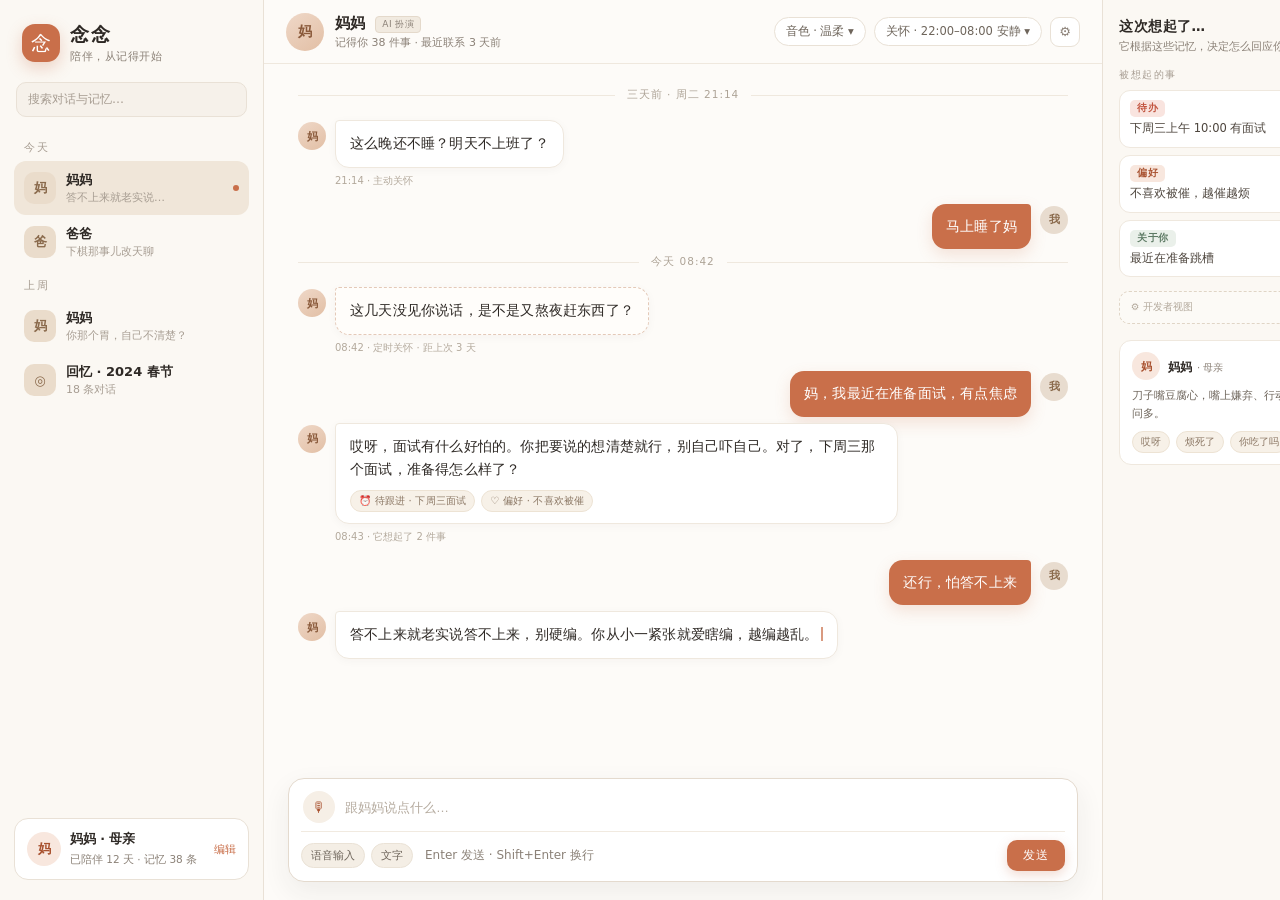
<file: preview/mockups.html>
<!doctype html>
<html lang="zh-CN">
<head>
<meta charset="utf-8">
<title>念念 · UI Preview</title>
<style>
  :root{
    --bg:#F3EEE7; --paper:#FBF8F3; --card:#FFFFFF;
    --ink:#2E2925; --muted:#8B8177; --line:#E9E1D6; --line2:#EFE8DE;
    --accent:#C96F4A; --accent-soft:#F8E7DE; --accent-ink:#A8512F;
    --green:#5D7A64; --gold:#B08A4F; --violet:#9B6A8F; --red:#C2543F; --blue:#7B8E9E;
  }
  *{box-sizing:border-box;margin:0;padding:0}
  html,body{height:100%}
  body{
    font-family:"Segoe UI","Microsoft YaHei",system-ui,sans-serif;
    background:var(--bg); color:var(--ink); overflow:hidden;
    -webkit-font-smoothing:antialiased;
  }
  .screen{display:none;width:1440px;height:900px;overflow:hidden}
  .screen.active{display:block}
  .serif{font-family:Georgia,"Songti SC","SimSun",serif}
  .muted{color:var(--muted)}
  .tiny{font-size:11px}
  .small{font-size:12px}
  .chip{
    display:inline-flex;align-items:center;gap:5px;
    padding:4px 9px;border-radius:999px;font-size:11px;line-height:1.4;
    background:#F4EEE5;color:#6E655B;border:1px solid #EAE2D6;
  }
  .chip.accent{background:var(--accent-soft);color:var(--accent-ink);border-color:#F0D3C3}
  .ai-badge{
    display:inline-block;font-size:9px;padding:1px 6px;border-radius:4px;background:#F1EAE0;color:#8B8177;
    border:1px solid #E4D9CB;font-weight:400;letter-spacing:.5px;margin-left:5px;vertical-align:1px;
  }
  .dev-toggle{
    margin-top:14px;display:flex;align-items:center;justify-content:space-between;
    padding:9px 11px;border:1px dashed #E0D5C6;border-radius:10px;font-size:10.5px;
    color:#8B8177;background:#FCFAF6;
  }
  .dev-toggle span{color:#B3A99C;font-size:9.5px}

  /* ============ 通用左栏 ============ */
  .side{
    width:264px;border-right:1px solid var(--line);background:var(--paper);
    display:flex;flex-direction:column;padding:20px 14px;
  }
  .brand{display:flex;align-items:center;gap:10px;padding:2px 8px 18px}
  .logo{
    width:38px;height:38px;border-radius:13px;background:var(--accent);color:#fff;
    display:grid;place-items:center;font-size:20px;box-shadow:0 6px 16px rgba(201,111,74,.28);
  }
  .brand h1{font-size:19px;font-weight:600;letter-spacing:2px}
  .brand p{font-size:10.5px;color:var(--muted);letter-spacing:.5px;margin-top:2px}
  .search{
    margin:0 2px 14px;padding:8px 11px;border:1px solid var(--line);border-radius:10px;
    background:#F6F1EA;color:#A79D92;font-size:12px;
  }
  .group-label{font-size:10.5px;color:#A79D92;letter-spacing:1.5px;padding:10px 10px 6px}
  .conv{
    display:flex;align-items:center;gap:10px;padding:10px;border-radius:12px;
    font-size:13px;color:#5F574E;
  }
  .conv.active{background:#F0E6D9}
  .conv .av{
    width:32px;height:32px;border-radius:10px;background:#EADCCB;color:#8A6A4C;
    display:grid;place-items:center;font-size:13px;font-weight:600;flex:none;
  }
  .conv .meta{flex:1;min-width:0}
  .conv .meta b{display:block;font-weight:600;font-size:13px;color:var(--ink)}
  .conv .meta span{font-size:11px;color:#A79D92}
  .conv .dot{width:6px;height:6px;border-radius:50%;background:var(--accent);flex:none}
  .side-foot{margin-top:auto;padding:12px;border:1px solid var(--line);border-radius:14px;background:#fff}
  .side-foot .row{display:flex;align-items:center;gap:9px}
  .side-foot .av{width:34px;height:34px;border-radius:50%;background:var(--accent-soft);color:var(--accent-ink);display:grid;place-items:center;font-size:13px;font-weight:600}
  .side-foot b{font-size:12.5px;display:block}
  .side-foot span{font-size:10.5px;color:var(--muted)}
  .side-foot .edit{margin-left:auto;color:var(--accent);font-size:11px}

  /* ============ 聊天页 ============ */
  #chat .app{display:grid;grid-template-columns:264px 1fr 338px;height:900px}
  .chat-main{display:flex;flex-direction:column;background:#FDFBF8;min-width:0}
  .topbar{
    height:64px;border-bottom:1px solid var(--line2);display:flex;align-items:center;
    justify-content:space-between;padding:0 22px;flex:none;background:#FDFBF8;
  }
  .who{display:flex;align-items:center;gap:11px}
  .who .av{width:38px;height:38px;border-radius:50%;background:linear-gradient(145deg,#EFD8C8,#E2BFA5);color:#8A5A3B;display:grid;place-items:center;font-size:14px;font-weight:600}
  .who b{font-size:15px}
  .who > div > span{display:block;font-size:11px;color:var(--muted);margin-top:2px}
  .top-actions{display:flex;align-items:center;gap:8px}
  .pill-btn{padding:6px 11px;border:1px solid var(--line);border-radius:999px;background:#fff;font-size:11.5px;color:#6E655B}
  .icon-btn{width:30px;height:30px;border:1px solid var(--line);border-radius:9px;display:grid;place-items:center;background:#fff;color:#8B8177;font-size:13px}
  .messages{flex:1;padding:20px 34px 8px;overflow:hidden}
  .day{display:flex;align-items:center;gap:12px;margin:4px 0 18px;color:#ADA396;font-size:10.5px;letter-spacing:1px}
  .day:before,.day:after{content:"";flex:1;height:1px;background:var(--line2)}
  .msg{display:flex;gap:9px;max-width:600px;margin-bottom:6px}
  .msg .av{width:28px;height:28px;border-radius:50%;flex:none;display:grid;place-items:center;font-size:11px;font-weight:600;background:linear-gradient(145deg,#EFD8C8,#E2BFA5);color:#8A5A3B;margin-top:2px}
  .bubble{padding:11px 14px;font-size:13.5px;line-height:1.75;letter-spacing:.2px;border-radius:4px 14px 14px 14px;background:#fff;border:1px solid var(--line2);box-shadow:0 2px 10px rgba(46,41,37,.035)}
  .msg.me{flex-direction:row-reverse;margin-left:auto}
  .msg.me .bubble{background:var(--accent);color:#fff;border:none;border-radius:14px 4px 14px 14px;box-shadow:0 6px 16px rgba(201,111,74,.18)}
  .msg.me .av{background:#E8DCCF;color:#8A6A4C}
  .msg-meta{font-size:10px;color:#B3A99C;margin:4px 0 16px 37px;display:flex;gap:8px;align-items:center}
  .msg.me + .msg-meta{margin-left:auto;margin-right:37px;justify-content:flex-end}
  .msg.proactive .bubble{border-style:dashed;border-color:#E4C9B8;background:#FFFDFA}
  .memory-chips{display:flex;flex-wrap:wrap;gap:6px;margin-top:8px}
  .memory-chips .chip{font-size:10px;padding:3px 8px;background:#F7F1E8;border-color:#EDE3D4;color:#8A7663}
  .caret{display:inline-block;width:2px;height:14px;background:var(--accent);vertical-align:-2px;margin-left:2px;opacity:.7}
  .composer{margin:8px 24px 18px;background:#fff;border:1px solid #E4DACE;border-radius:16px;padding:10px 12px;box-shadow:0 10px 28px rgba(46,41,37,.07);flex:none}
  .composer .field{display:flex;align-items:center;gap:10px;padding:2px 2px 8px}
  .composer .field input{border:none;outline:none;flex:1;font-size:13px;color:var(--ink);background:transparent}
  .composer .field input::placeholder{color:#B6ACA0}
  .mic{width:32px;height:32px;border-radius:50%;background:#F6EFE6;color:var(--accent-ink);display:grid;place-items:center;font-size:14px}
  .composer .foot{display:flex;align-items:center;justify-content:space-between;border-top:1px solid #F1EAE0;padding-top:8px}
  .composer .foot .left{display:flex;gap:6px;align-items:center}
  .send{background:var(--accent);color:#fff;border:none;border-radius:10px;padding:7px 16px;font-size:12px;letter-spacing:1px;box-shadow:0 4px 12px rgba(201,111,74,.25)}

  /* 右侧可解释栏 */
  .sidepanel{border-left:1px solid var(--line);background:var(--paper);padding:18px 16px;overflow:hidden}
  .panel-head{display:flex;align-items:baseline;justify-content:space-between;margin-bottom:4px}
  .panel-head h3{font-size:13.5px;letter-spacing:.5px}
  .panel-head span{font-size:10px;color:#A79D92}
  .panel-sub{font-size:10.5px;color:var(--muted);margin-bottom:14px}
  .flow{display:flex;align-items:center;gap:4px;flex-wrap:wrap;margin-bottom:8px}
  .flow .node{font-size:10px;padding:4px 8px;border-radius:7px;background:#fff;border:1px solid var(--line);color:#6E655B}
  .flow .node.hot{background:var(--accent-soft);border-color:#EFD2C2;color:var(--accent-ink);font-weight:600}
  .flow .arr{color:#C9BEB0;font-size:10px}
  .panel-note{font-size:10px;color:#A79D92;margin-bottom:16px;line-height:1.6}
  .sec-label{font-size:10px;letter-spacing:1.5px;color:#A79D92;margin:0 0 8px}
  .mem-card{background:#fff;border:1px solid var(--line2);border-radius:11px;padding:9px 10px;margin-bottom:7px}
  .mem-card .top{display:flex;align-items:center;justify-content:space-between;margin-bottom:3px}
  .mem-card .txt{font-size:11.5px;color:#4E463E;line-height:1.55}
  .mem-card .score{font-size:10px;color:#A79D92;font-family:Georgia,serif}
  .t{font-size:9.5px;padding:2px 7px;border-radius:5px;font-weight:600;letter-spacing:.5px}
  .t.fact{background:#EAF0EA;color:var(--green)}
  .t.pref{background:#F8E7DE;color:var(--accent-ink)}
  .t.event{background:#F5EEE1;color:var(--gold)}
  .t.rel{background:#F2E9F0;color:var(--violet)}
  .t.follow{background:#F9E4DF;color:var(--red)}
  .t.sum{background:#EAF0F3;color:var(--blue)}
  .budget{margin-top:16px}
  .bar{display:flex;height:8px;border-radius:99px;overflow:hidden;background:#EFE8DE;margin:7px 0 5px}
  .bar i{display:block;height:100%}
  .bar .b1{background:#D9B38C;width:13%}
  .bar .b2{background:#C96F4A;width:22%}
  .bar .b3{background:#A8B5A9;width:39%}
  .budget .legend{display:flex;justify-content:space-between;font-size:9.5px;color:#A79D92}
  .persona-snap{margin-top:16px;background:#fff;border:1px solid var(--line2);border-radius:12px;padding:11px 12px}
  .persona-snap .row{display:flex;align-items:center;gap:8px;margin-bottom:7px}
  .persona-snap .av{width:28px;height:28px;border-radius:50%;background:var(--accent-soft);color:var(--accent-ink);display:grid;place-items:center;font-size:11px;font-weight:600}
  .persona-snap b{font-size:12px}
  .persona-snap span{font-size:10px;color:var(--muted)}
  .persona-snap p{font-size:10.5px;color:#6E655B;line-height:1.7;margin-top:5px}

  /* ============ 人设塑造页 ============ */
  #persona{background:var(--bg)}
  .page-head{height:66px;display:flex;align-items:center;justify-content:space-between;padding:0 28px;border-bottom:1px solid var(--line);background:var(--paper)}
  .steps{display:flex;align-items:center;gap:8px}
  .step{display:flex;align-items:center;gap:7px;font-size:11.5px;color:#A79D92}
  .step .n{width:20px;height:20px;border-radius:50%;border:1px solid #DCD2C5;display:grid;place-items:center;font-size:10px;font-family:Georgia,serif}
  .step.done .n{background:#EFE5D7;border-color:#E3D4C2;color:#8A6A4C}
  .step.now{color:var(--accent-ink);font-weight:600}
  .step.now .n{background:var(--accent);border-color:var(--accent);color:#fff}
  .step-line{width:26px;height:1px;background:#E3D9CC}
  .persona-body{display:grid;grid-template-columns:1fr 372px;height:834px}
  .convo-panel{padding:22px 30px;border-right:1px solid var(--line);display:flex;flex-direction:column;min-width:0}
  .hint{display:flex;align-items:center;gap:9px;background:#FFF9EF;border:1px solid #F0E3CB;border-radius:10px;padding:9px 12px;font-size:11.5px;color:#8B7550;margin-bottom:14px;flex:none}
  .hint b{color:#7A5F33}
  .convo{flex:1;overflow:hidden;display:flex;flex-direction:column;gap:0;padding-right:6px}
  .line{display:flex;margin-bottom:9px;max-width:78%;width:fit-content}
  .line .b{padding:9px 13px;border-radius:4px 13px 13px 13px;background:#fff;border:1px solid var(--line2);font-size:13px;line-height:1.7;color:#3E3831;position:relative}
  .line.target{align-self:flex-end;flex-direction:row-reverse}
  .line.target .b{background:linear-gradient(180deg,#FFF6E8 0%,#FDEFD5 55%,#FBE6BE 55%,#FBE6BE 100%);border-color:#EED9B0;border-radius:13px 4px 13px 13px}
  .line .tag{position:absolute;top:-8px;left:10px;font-size:9px;padding:1px 6px;border-radius:4px;background:#D9A441;color:#fff;letter-spacing:.5px;box-shadow:0 2px 6px rgba(217,164,65,.3)}
  .line .ava{width:26px;height:26px;border-radius:50%;flex:none;margin-right:7px;display:grid;place-items:center;font-size:10px;background:#E8DCCF;color:#8A6A4C}
  .line.target .ava{margin-right:0;margin-left:7px;background:var(--accent-soft);color:var(--accent-ink)}
  .speaker{font-size:10px;color:#A79D92;margin-bottom:3px}
  .line-wrap{margin-bottom:10px;width:100%;display:flex;flex-direction:column;align-items:flex-start}
  .line-wrap.target{align-items:flex-end}
  .right-panel{padding:22px 22px;background:var(--paper);display:flex;flex-direction:column;gap:14px}
  .stat-row{display:flex;gap:10px}
  .stat{flex:1;background:#fff;border:1px solid var(--line2);border-radius:12px;padding:11px 13px}
  .stat b{font-size:20px;font-family:Georgia,serif;display:block;line-height:1.1}
  .stat span{font-size:10px;color:var(--muted);letter-spacing:.5px}
  .right-panel h4{font-size:12px;margin-bottom:7px}
  .tip-list{font-size:11.5px;color:#6E655B;line-height:1.9}
  .tip-list li{margin-left:15px}
  .arrow-btn{
    margin-top:auto;display:flex;align-items:center;justify-content:center;gap:8px;
    background:var(--accent);color:#fff;border:none;border-radius:13px;padding:13px;font-size:13px;
    letter-spacing:1px;box-shadow:0 10px 24px rgba(201,111,74,.28);
  }
  .foot-note{font-size:10px;color:#A79D92;text-align:center;margin-top:9px}

  /* ============ 人设确认页 ============ */
  #confirm{position:relative;background:#EDE7DE}
  .blur-bg{position:absolute;inset:0;filter:blur(7px) saturate(.85);opacity:.8;display:grid;grid-template-columns:264px 1fr 338px}
  .blur-bg .blk{background:#FDFBF8;border-right:1px solid var(--line)}
  .blur-bg .blk.mid{background:#FDFBF8;border:none}
  .blur-bg .blk.right{background:var(--paper);border-left:1px solid var(--line);border-right:none}
  .fake-msg{height:38px;border-radius:12px;background:#fff;margin:16px 40px;border:1px solid var(--line2)}
  .fake-msg.short{width:55%;margin-left:auto;background:var(--accent-soft);border:none}
  .scrim{position:absolute;inset:0;background:rgba(58,50,42,.18)}
  .modal{
    position:absolute;left:50%;top:50%;transform:translate(-50%,-50%);
    width:560px;background:#fff;border-radius:20px;box-shadow:0 30px 80px rgba(40,32,25,.22);
    overflow:hidden;
  }
  .modal-top{padding:22px 26px 16px;border-bottom:1px solid var(--line2);background:linear-gradient(180deg,#FFFDF9,#fff)}
  .interrupt-badge{display:inline-flex;align-items:center;gap:6px;font-size:10px;letter-spacing:1px;color:#A8813F;background:#FCF4E2;border:1px solid #F0E0BC;padding:4px 9px;border-radius:999px;margin-bottom:10px}
  .modal-top h2{font-size:20px;letter-spacing:.5px;margin-bottom:5px}
  .modal-top p{font-size:12px;color:var(--muted);line-height:1.6}
  .modal-body{padding:18px 26px}
  .form-row{display:flex;gap:12px;margin-bottom:12px}
  .field-box{flex:1}
  .field-box label{display:block;font-size:10.5px;color:#A79D92;letter-spacing:1px;margin-bottom:5px}
  .field-box .val{border:1px solid var(--line);border-radius:9px;padding:8px 11px;font-size:13px;background:#FCFAF6}
  .field-box .val i{font-style:normal;color:var(--ink)}
  .chip-cloud{display:flex;flex-wrap:wrap;gap:6px}
  .chip-cloud .chip{font-size:11.5px;padding:5px 10px;background:#FBF6EF;border-color:#EDE3D4;color:#5E554B}
  .chip-cloud .chip .x{color:#B7AC9E;margin-left:2px}
  .chip-cloud .chip.add{background:#fff;border-style:dashed;color:#A79D92}
  .prompt-box{margin-top:4px;background:#FAF7F2;border:1px solid var(--line2);border-radius:9px;padding:9px 11px;font-size:11px;color:#7A7167;line-height:1.7}
  .prompt-box .head{display:flex;justify-content:space-between;color:#A79D92;margin-bottom:4px}
  .modal-foot{display:flex;align-items:center;justify-content:space-between;padding:15px 26px 20px;border-top:1px solid var(--line2)}
  .btn-ghost{background:#fff;border:1px solid var(--line);border-radius:10px;padding:9px 16px;font-size:12px;color:#6E655B}
  .btn-main{background:var(--accent);border:none;border-radius:10px;padding:10px 20px;font-size:12.5px;color:#fff;letter-spacing:1px;box-shadow:0 8px 20px rgba(201,111,74,.26)}
  .modal-foot .note{font-size:10px;color:#A79D92}

  /* ============ 记忆管理页 ============ */
  #memory .app{display:grid;grid-template-columns:264px 1fr 276px;height:900px}
  .mem-main{background:#FDFBF8;padding:26px 30px;overflow:hidden;min-width:0}
  .mem-head{display:flex;align-items:flex-end;justify-content:space-between;margin-bottom:16px}
  .mem-head h2{font-size:22px;letter-spacing:1px}
  .mem-head p{font-size:11.5px;color:var(--muted);margin-top:5px}
  .filters{display:flex;gap:7px;margin-bottom:14px}
  .filter{font-size:11.5px;padding:6px 12px;border-radius:999px;border:1px solid var(--line);background:#fff;color:#6E655B}
  .filter.on{background:var(--ink);border-color:var(--ink);color:#fff}
  .filter .num{opacity:.7;margin-left:4px;font-family:Georgia,serif}
  .mem-list{display:flex;flex-direction:column;gap:8px}
  .mem-row{display:grid;grid-template-columns:64px 1fr 76px 92px 64px 74px;gap:10px;align-items:center;background:#fff;border:1px solid var(--line2);border-radius:12px;padding:11px 13px}
  .mem-row .body{font-size:12.5px;color:#3E3831;line-height:1.5}
  .mem-row .body small{display:block;font-size:10px;color:#A79D92;margin-top:2px}
  .stars{font-size:10px;color:#D9A441;letter-spacing:1px}
  .date{font-size:10.5px;color:#A79D92;font-family:Georgia,serif}
  .status{font-size:10px;color:var(--green)}
  .status.sup{color:#B5AA9C}
  .ops{font-size:11px;color:#A79D92;text-align:right}
  .mem-row.superseded{background:#FAF7F2;border-style:dashed}
  .mem-row.superseded .body{color:#A79D92;text-decoration:line-through;text-decoration-color:#D8CCBC}
  .right-sum{padding:22px 18px;background:var(--paper);border-left:1px solid var(--line)}
  .sum-card{background:#fff;border:1px solid var(--line2);border-radius:13px;padding:13px 14px;margin-bottom:10px}
  .sum-card b{font-family:Georgia,serif;font-size:22px;display:block;line-height:1.2}
  .sum-card span{font-size:10.5px;color:var(--muted)}
  .sum-card p{font-size:10.5px;color:#8B8177;line-height:1.7;margin-top:5px}
  .health{display:flex;align-items:center;gap:10px;margin:6px 0 12px}
  .ring{width:62px;height:62px;border-radius:50%;background:conic-gradient(var(--accent) 0 78%, #EFE8DE 78% 100%);display:grid;place-items:center;flex:none}
  .ring i{width:46px;height:46px;border-radius:50%;background:#fff;display:grid;place-items:center;font-size:13px;font-family:Georgia,serif;font-style:normal}
  .health p{font-size:10.5px;color:#8B8177;line-height:1.6}

  .watermark{position:absolute;right:18px;bottom:14px;font-size:9.5px;letter-spacing:2px;color:#C4B9AA;font-family:Georgia,serif}

  /* ============ 设置页 / 安全分支 ============ */
  #settings .app{display:grid;grid-template-columns:264px 1fr 276px;height:900px}
  #safety .app{display:grid;grid-template-columns:264px 1fr 338px;height:900px}
  .set-main{background:#FDFBF8;padding:26px 30px;overflow:hidden}
  .set-card{background:#fff;border:1px solid var(--line2);border-radius:14px;padding:15px 18px;margin-bottom:11px}
  .set-card h4{font-size:13px;margin-bottom:3px}
  .set-card .desc{font-size:10.5px;color:var(--muted);margin-bottom:8px;line-height:1.6}
  .set-row{display:flex;align-items:center;justify-content:space-between;padding:9px 0;border-top:1px solid #F4EEE5;font-size:12px;color:#4E463E}
  .set-row:first-of-type{border-top:none}
  .set-row .r{color:#A79D92;font-size:11px}
  .switch{width:34px;height:20px;border-radius:99px;background:var(--accent);position:relative;flex:none}
  .switch:after{content:"";position:absolute;right:3px;top:3px;width:14px;height:14px;border-radius:50%;background:#fff}
  .voice-opt{display:inline-flex;align-items:center;gap:5px;padding:7px 12px;border:1px solid var(--line);border-radius:10px;font-size:11.5px;margin-right:6px;color:#6E655B;background:#fff}
  .voice-opt.on{background:var(--accent-soft);border-color:#EFD2C2;color:var(--accent-ink);font-weight:600}
  .safety-card{max-width:620px;background:#FFF9F3;border:1px solid #EED9C4;border-radius:14px;padding:16px 18px;font-size:13px;line-height:1.8;color:#4E463E;margin:6px 0 12px}
  .safety-card .st{display:flex;align-items:center;gap:8px;font-weight:600;margin-bottom:8px;color:#8B5A3B}
  .help-lines{margin-top:10px;background:#fff;border:1px solid var(--line2);border-radius:10px;padding:10px 12px;font-size:12px;line-height:1.9;color:#6E655B}
  .help-lines b{color:var(--ink)}
  .safety-actions{display:flex;gap:8px;margin-top:12px}

  /* ============ 待跟进 / 人设管理 ============ */
  #followups .app,#persona-manage .app{display:grid;grid-template-columns:264px 1fr 276px;height:900px}
  .fu-row{display:grid;grid-template-columns:56px 1fr 120px 74px;gap:14px;align-items:center;background:#fff;border:1px solid var(--line2);border-radius:12px;padding:12px 14px;margin-bottom:8px}
  .fu-date{text-align:center;font-family:Georgia,serif;color:#8B8177}
  .fu-date b{display:block;font-size:18px;color:var(--ink);line-height:1.2}
  .fu-date span{font-size:9.5px}
  .fu-body b{font-size:12.5px;display:block}
  .fu-body small{font-size:10px;color:#A79D92;display:block;margin-top:3px}
  .fu-status{font-size:10.5px;color:#A79D92;text-align:center}
  .fu-status.soon{color:#B08A4F}
  .fu-status.over{color:#C2543F}
  .fu-status.done{color:var(--green)}
  .fu-ops{text-align:right;font-size:11px;color:#A79D92}
  .fu-row.done{background:#FAF7F2}
  .fu-row.done .fu-body b{text-decoration:line-through;color:#A79D92;text-decoration-color:#D8CCBC}
  .persona-hero{display:flex;align-items:center;gap:16px;background:#fff;border:1px solid var(--line2);border-radius:16px;padding:20px;margin-bottom:12px}
  .persona-hero .big-av{width:64px;height:64px;border-radius:50%;background:linear-gradient(145deg,#EFD8C8,#E2BFA5);color:#8A5A3B;display:grid;place-items:center;font-size:22px;font-weight:600;flex:none}
  .persona-hero h2{font-size:20px;letter-spacing:1px}
  .persona-hero p{font-size:11px;color:var(--muted);margin-top:4px}
  .p-tags{display:flex;flex-wrap:wrap;gap:6px;margin-top:9px}
  .panel-block{background:#fff;border:1px solid var(--line2);border-radius:14px;padding:14px 16px;margin-bottom:10px}
  .panel-block h4{font-size:12.5px;margin-bottom:7px}
  .prompt-preview{background:#FAF7F2;border-radius:9px;padding:9px 11px;font-size:11px;color:#7A7167;line-height:1.7}
  .version-item{display:flex;gap:10px;padding:8px 0;border-top:1px solid #F4EEE5;font-size:11.5px}
  .version-item:first-of-type{border-top:none}
  .version-item .v{font-family:Georgia,serif;color:#8B8177;width:24px;flex:none}
  .version-item small{display:block;color:#A79D92;font-size:10px;margin-top:2px}

  /* ============ 移动端 ============ */
  #mobile.screen{width:390px;height:844px;background:#FDFBF8}
  .m-app{width:390px;height:844px;display:flex;flex-direction:column;background:#FDFBF8;position:relative}
  .m-status{height:30px;display:flex;align-items:center;justify-content:space-between;padding:0 24px;font-size:10.5px;color:#7A7167}
  .m-head{height:58px;display:flex;align-items:center;gap:10px;padding:0 14px;border-bottom:1px solid #EDE6DC}
  .m-back{font-size:24px;color:#A79D92;width:18px;line-height:1}
  .m-who{flex:1;text-align:center}
  .m-who b{font-size:15px;display:block}
  .m-who span{font-size:9.5px;color:#A79D92}
  .m-menu{font-size:20px;color:#A79D92;width:18px;text-align:right}
  .m-msgs{flex:1;padding:14px 14px 6px;overflow:hidden}
  .m-msg{display:flex;margin-bottom:9px}
  .m-msg .bubble{max-width:84%;font-size:13.5px;line-height:1.7;padding:10px 12px;border-radius:4px 14px 14px 14px;background:#fff;border:1px solid #EFE8DE;color:#2E2925;box-shadow:0 2px 8px rgba(46,41,37,.03)}
  .m-msg.me{justify-content:flex-end}
  .m-msg.me .bubble{background:var(--accent);color:#fff;border:none;border-radius:14px 4px 14px 14px;box-shadow:0 6px 14px rgba(201,111,74,.18)}
  .m-tag{font-size:9px;color:#A79D92;margin-top:5px}
  .m-msg .memory-chips{gap:5px;margin-top:7px}
  .m-msg .memory-chips .chip{font-size:9.5px;padding:2px 7px}
  .m-input{display:flex;align-items:center;gap:8px;margin:0 12px 8px;padding:8px 10px;border:1px solid #E4DACE;border-radius:14px;background:#fff;box-shadow:0 6px 18px rgba(46,41,37,.05)}
  .m-input input{flex:1;border:none;outline:none;font-size:12.5px;background:transparent;color:var(--ink)}
  .m-input .mic{width:28px;height:28px;font-size:13px;background:#F6EFE6;border-radius:50%;display:grid;place-items:center;color:var(--accent-ink)}
  .m-send{width:30px;height:30px;border-radius:50%;background:var(--accent);color:#fff;display:grid;place-items:center;font-size:14px}
  .m-tabs{height:54px;display:flex;align-items:flex-start;justify-content:space-around;border-top:1px solid #EDE6DC;font-size:10.5px;color:#A79D92;padding-top:9px;padding-bottom:8px}
  .m-tabs .on{color:var(--accent);font-weight:600}
</style>
</head>
<body>

<!-- ========== 1 主聊天 ========== -->
<section class="screen" id="chat">
  <div class="app">
    <aside class="side">
      <div class="brand">
        <div class="logo serif">念</div>
        <div><h1>念念</h1><p>陪伴，从记得开始</p></div>
      </div>
      <div class="search">搜索对话与记忆…</div>

      <div class="group-label">今天</div>
      <div class="conv active">
        <div class="av">妈</div>
        <div class="meta"><b>妈妈</b><span>答不上来就老实说…</span></div>
        <div class="dot"></div>
      </div>
      <div class="conv">
        <div class="av">爸</div>
        <div class="meta"><b>爸爸</b><span>下棋那事儿改天聊</span></div>
      </div>

      <div class="group-label">上周</div>
      <div class="conv">
        <div class="av">妈</div>
        <div class="meta"><b>妈妈</b><span>你那个胃，自己不清楚？</span></div>
      </div>
      <div class="conv">
        <div class="av">◎</div>
        <div class="meta"><b>回忆 · 2024 春节</b><span>18 条对话</span></div>
      </div>

      <div class="side-foot">
        <div class="row">
          <div class="av">妈</div>
          <div><b>妈妈 · 母亲</b><span>已陪伴 12 天 · 记忆 38 条</span></div>
          <div class="edit">编辑</div>
        </div>
      </div>
    </aside>

    <main class="chat-main">
      <div class="topbar">
        <div class="who">
          <div class="av">妈</div>
          <div><b>妈妈 <span class="ai-badge">AI 扮演</span></b><span>记得你 38 件事 · 最近联系 3 天前</span></div>
        </div>
        <div class="top-actions">
          <div class="pill-btn">音色 · 温柔 ▾</div>
          <div class="pill-btn">关怀 · 22:00–08:00 安静 ▾</div>
          <div class="icon-btn">⚙</div>
        </div>
      </div>

      <div class="messages">
        <div class="day">三天前 · 周二 21:14</div>

        <div class="msg">
          <div class="av">妈</div>
          <div class="bubble">这么晚还不睡？明天不上班了？</div>
        </div>
        <div class="msg-meta">21:14 · 主动关怀</div>

        <div class="msg me">
          <div class="av">我</div>
          <div class="bubble">马上睡了妈</div>
        </div>

        <div class="day">今天 08:42</div>

        <div class="msg proactive">
          <div class="av">妈</div>
          <div class="bubble">这几天没见你说话，是不是又熬夜赶东西了？</div>
        </div>
        <div class="msg-meta">08:42 · 定时关怀 · 距上次 3 天</div>

        <div class="msg me">
          <div class="av">我</div>
          <div class="bubble">妈，我最近在准备面试，有点焦虑</div>
        </div>

        <div class="msg">
          <div class="av">妈</div>
          <div class="bubble">
            哎呀，面试有什么好怕的。你把要说的想清楚就行，别自己吓自己。对了，下周三那个面试，准备得怎么样了？
            <div class="memory-chips">
              <span class="chip">⏰ 待跟进 · 下周三面试</span>
              <span class="chip">♡ 偏好 · 不喜欢被催</span>
            </div>
          </div>
        </div>
        <div class="msg-meta">08:43 · 它想起了 2 件事</div>

        <div class="msg me">
          <div class="av">我</div>
          <div class="bubble">还行，怕答不上来</div>
        </div>

        <div class="msg">
          <div class="av">妈</div>
          <div class="bubble">答不上来就老实说答不上来，别硬编。你从小一紧张就爱瞎编，越编越乱。<span class="caret"></span></div>
        </div>
      </div>

      <div class="composer">
        <div class="field">
          <div class="mic">🎙</div>
          <input placeholder="跟妈妈说点什么…" value="">
        </div>
        <div class="foot">
          <div class="left">
            <span class="chip">语音输入</span>
            <span class="chip">文字</span>
            <span class="small muted" style="margin-left:6px">Enter 发送 · Shift+Enter 换行</span>
          </div>
          <button class="send">发送</button>
        </div>
      </div>
    </main>

    <aside class="sidepanel">
      <div class="panel-head"><h3>这次想起了…</h3><span>3 件事</span></div>
      <p class="panel-sub">它根据这些记忆，决定怎么回应你</p>

      <div class="sec-label">被想起的事</div>
      <div class="mem-card">
        <div class="top"><span class="t follow">待办</span><span class="score">想起过 2 次</span></div>
        <p class="txt">下周三上午 10:00 有面试</p>
      </div>
      <div class="mem-card">
        <div class="top"><span class="t pref">偏好</span><span class="score">想起过 5 次</span></div>
        <p class="txt">不喜欢被催，越催越烦</p>
      </div>
      <div class="mem-card">
        <div class="top"><span class="t fact">关于你</span><span class="score">想起过 3 次</span></div>
        <p class="txt">最近在准备跳槽</p>
      </div>

      <div class="dev-toggle"><span>⚙ 开发者视图</span><span>分支 · token · 1.8s ▸</span></div>

      <div class="persona-snap">
        <div class="row">
          <div class="av">妈</div>
          <div><b>妈妈</b> <span>· 母亲</span></div>
        </div>
        <p>刀子嘴豆腐心，嘴上嫌弃、行动上处处照顾。短句多、反问多。</p>
        <div class="memory-chips">
          <span class="chip">哎呀</span><span class="chip">烦死了</span><span class="chip">你吃了吗</span>
        </div>
      </div>
    </aside>
  </div>
</section>

<!-- ========== 2 人设塑造 ========== -->
<section class="screen" id="persona">
  <div class="page-head">
    <div class="brand" style="padding:0">
      <div class="logo serif">念</div>
      <div><h1>念念</h1><p>陪伴，从记得开始</p></div>
    </div>
    <div class="steps">
      <div class="step done"><span class="n">1</span>粘贴对话</div>
      <span class="step-line"></span>
      <div class="step now"><span class="n">2</span>标记说话人</div>
      <span class="step-line"></span>
      <div class="step"><span class="n">3</span>确认人设</div>
    </div>
    <div class="pill-btn">保存草稿</div>
  </div>

  <div class="persona-body">
    <div class="convo-panel">
      <div class="hint">
        <span>✓</span>
        <div>已自动区分说话人，暖黄色的是 <b>妈妈说的话</b>。请抽检：点错的气泡再点一下就能改回来。</div>
      </div>

      <div class="convo">
        <div class="line-wrap">
          <div class="speaker">我 · 11-20 21:03</div>
          <div class="line"><div class="ava">我</div><div class="b">妈，我周末不回去了</div></div>
        </div>

        <div class="line-wrap target">
          <div class="speaker" style="text-align:right">妈妈 · 11-20 21:05</div>
          <div class="line target"><div class="ava">妈</div><div class="b">又不回来？行吧，你自己看着办。<span class="tag">妈妈</span></div></div>
        </div>

        <div class="line-wrap">
          <div class="speaker">我 · 11-20 21:06</div>
          <div class="line"><div class="ava">我</div><div class="b">最近工作忙</div></div>
        </div>

        <div class="line-wrap target">
          <div class="speaker" style="text-align:right">妈妈 · 11-20 21:07</div>
          <div class="line target"><div class="ava">妈</div><div class="b">忙忙忙，你就知道忙。饭按时吃没有？<span class="tag">妈妈</span></div></div>
        </div>

        <div class="line-wrap">
          <div class="speaker">我 · 11-20 21:08</div>
          <div class="line"><div class="ava">我</div><div class="b">吃了</div></div>
        </div>

        <div class="line-wrap target">
          <div class="speaker" style="text-align:right">妈妈 · 11-20 21:08</div>
          <div class="line target"><div class="ava">妈</div><div class="b">吃的什么？别又是外卖。你那个胃，自己不清楚？<span class="tag">妈妈</span></div></div>
        </div>

        <div class="line-wrap">
          <div class="speaker">我 · 11-20 21:09</div>
          <div class="line"><div class="ava">我</div><div class="b">知道了知道了</div></div>
        </div>

        <div class="line-wrap target">
          <div class="speaker" style="text-align:right">妈妈 · 11-20 21:10</div>
          <div class="line target"><div class="ava">妈</div><div class="b">知道了知道了，每次都说知道。钱够不够花？<span class="tag">妈妈</span></div></div>
        </div>
      </div>
    </div>

    <aside class="right-panel">
      <div class="stat-row">
        <div class="stat"><b>7</b><span>识别为妈妈</span></div>
        <div class="stat"><b>14</b><span>总消息</span></div>
        <div class="stat"><b>1</b><span>待抽检</span></div>
      </div>

      <div>
        <h4>抽检要点</h4>
        <ul class="tip-list">
          <li>暖黄色是它判断的妈妈的话</li>
          <li>点错的气泡再点一下即可改回</li>
          <li>越真实越好，口头禅保留</li>
        </ul>
      </div>

      <div>
        <h4>提取后会得到</h4>
        <div class="chip-cloud">
          <span class="chip">口头禅</span><span class="chip">性格标签</span><span class="chip">关心方式</span><span class="chip">语气习惯</span>
        </div>
      </div>

      <div>
        <h4>示例</h4>
        <div class="prompt-box" style="font-size:11.5px;color:#6E655B">
          “哎呀，烦死了” → 语气词<br>
          “你自己看着办” → 刀子嘴<br>
          “钱够不够花” → 关心方式
        </div>
      </div>

      <button class="arrow-btn">生成人格 →</button>
      <div class="foot-note">内容仅保存在本地服务器</div>
      <div class="foot-note" style="margin-top:4px">不想标注？<b style="color:var(--accent)">跳过，先用默认人设聊聊</b></div>
    </aside>
  </div>
</section>

<!-- ========== 3 人设确认 ========== -->
<section class="screen" id="confirm">
  <div class="blur-bg">
    <div class="blk"></div>
    <div class="blk mid">
      <div class="fake-msg short"></div>
      <div class="fake-msg"></div>
      <div class="fake-msg short"></div>
      <div class="fake-msg"></div>
      <div class="fake-msg short"></div>
    </div>
    <div class="blk right"></div>
  </div>
  <div class="scrim"></div>

  <div class="modal">
    <div class="modal-top">
      <div class="interrupt-badge">● 人设提取已暂停 · 等待你的确认</div>
      <h2>这是你记忆中的妈妈吗？</h2>
      <p>AI 从 7 条对话里提取了这些人格特征。改到你满意为止——她将以 AI 角色扮演的方式陪你说话，随时可以再改。</p>
    </div>

    <div class="modal-body">
      <div class="form-row">
        <div class="field-box">
          <label>称呼</label>
          <div class="val"><i>妈妈</i></div>
        </div>
        <div class="field-box">
          <label>关系</label>
          <div class="val"><i>母亲</i></div>
        </div>
      </div>

      <div class="field-box" style="margin-bottom:12px">
        <label>性格标签</label>
        <div class="chip-cloud">
          <span class="chip">刀子嘴豆腐心<span class="x">×</span></span>
          <span class="chip">要强<span class="x">×</span></span>
          <span class="chip">节俭<span class="x">×</span></span>
          <span class="chip">爱操心<span class="x">×</span></span>
          <span class="chip add">+ 添加</span>
        </div>
      </div>

      <div class="field-box" style="margin-bottom:12px">
        <label>口头禅</label>
        <div class="chip-cloud">
          <span class="chip">哎呀<span class="x">×</span></span>
          <span class="chip">烦死了<span class="x">×</span></span>
          <span class="chip">你吃了吗<span class="x">×</span></span>
          <span class="chip">别熬夜<span class="x">×</span></span>
          <span class="chip add">+ 添加</span>
        </div>
      </div>

      <div class="field-box" style="margin-bottom:12px">
        <label>关心方式</label>
        <div class="val" style="font-size:12px;color:#4E463E;line-height:1.6">用唠叨和追问表达关心；嘴上嫌弃，行动上处处照顾；很少直接说想。</div>
      </div>

      <div class="prompt-box">
        <div class="head"><span>生成的 System Prompt</span><span>展开 ▸</span></div>
        你是妈妈，性格要强、节俭，说话短促……（点击展开可编辑）
      </div>
    </div>

    <div class="modal-foot">
      <button class="btn-ghost">重新提取</button>
      <div class="note">保存后随时可以在「人设」里修改</div>
      <button class="btn-main">保存并开始陪伴</button>
    </div>
  </div>
</section>

<!-- ========== 4 记忆管理 ========== -->
<section class="screen" id="memory">
  <div class="app">
    <aside class="side">
      <div class="brand">
        <div class="logo serif">念</div>
        <div><h1>念念</h1><p>陪伴，从记得开始</p></div>
      </div>
      <div class="search">搜索对话与记忆…</div>
      <div class="group-label">管理</div>
      <div class="conv"><div class="av">▤</div><div class="meta"><b>对话</b><span>妈妈 · 12 天</span></div></div>
      <div class="conv active"><div class="av">☰</div><div class="meta"><b>记忆库</b><span>38 条，持续更新</span></div></div>
      <div class="conv"><div class="av">◈</div><div class="meta"><b>人设</b><span>妈妈 · v3</span></div></div>
      <div class="conv"><div class="av">◷</div><div class="meta"><b>待跟进</b><span>3 件事</span></div></div>
      <div class="group-label">隐私</div>
      <div class="conv"><div class="av">⌫</div><div class="meta"><b>数据与删除</b><span>全部保存在本地</span></div></div>
      <div class="side-foot">
        <div class="row">
          <div class="av">妈</div>
          <div><b>妈妈 · 母亲</b><span>已陪伴 12 天</span></div>
          <div class="edit">切换</div>
        </div>
      </div>
    </aside>

    <main class="mem-main">
      <div class="mem-head">
        <div>
          <h2>记忆库</h2>
          <p>这里是你告诉过它的事。随时可以改，也可以让它忘掉。</p>
        </div>
        <button class="btn-ghost">+ 手动添加</button>
      </div>

      <div class="filters">
        <span class="filter on">全部<span class="num">38</span></span>
        <span class="filter">关于我<span class="num">12</span></span>
        <span class="filter">喜欢的事<span class="num">9</span></span>
        <span class="filter">发生过<span class="num">8</span></span>
        <span class="filter">在意的人<span class="num">4</span></span>
        <span class="filter">答应我的<span class="num">3</span></span>
        <span class="filter">这段时间<span class="num">2</span></span>
      </div>

      <div class="mem-list">
        <div class="mem-row">
          <div><span class="t follow">待办</span></div>
          <div class="body">下周三上午 10:00 有面试<small>来自 11-22 的对话 · 被想起 2 次</small></div>
          <div class="stars">★★★★★</div>
          <div class="date">11-22</div>
          <div class="status">● 记得</div>
          <div class="ops">编辑 · 删除</div>
        </div>

        <div class="mem-row">
          <div><span class="t pref">偏好</span></div>
          <div class="body">不喜欢被催，越催越烦<small>来自 11-20 的对话 · 被想起 5 次</small></div>
          <div class="stars">★★★★☆</div>
          <div class="date">11-20</div>
          <div class="status">● 记得</div>
          <div class="ops">编辑 · 删除</div>
        </div>

        <div class="mem-row">
          <div><span class="t fact">关于你</span></div>
          <div class="body">用户换到杭州做产品运营<small>来自 11-24 的对话 · 更新了旧说法</small></div>
          <div class="stars">★★★★★</div>
          <div class="date">11-24</div>
          <div class="status">● 记得</div>
          <div class="ops">编辑 · 删除</div>
        </div>

        <div class="mem-row superseded">
          <div><span class="t fact">关于你</span></div>
          <div class="body">用户在上海做运营<small>已被 11-24 的新说法更新 · 旧记录保留</small></div>
          <div class="stars">★★★☆☆</div>
          <div class="date">11-02</div>
          <div class="status sup">○ 已更新</div>
          <div class="ops">查看 · 删除</div>
        </div>

        <div class="mem-row">
          <div><span class="t rel">在意的人</span></div>
          <div class="body">和室友最近有点矛盾，不想回宿舍<small>来自 11-21 的对话</small></div>
          <div class="stars">★★★★☆</div>
          <div class="date">11-21</div>
          <div class="status">● 记得</div>
          <div class="ops">编辑 · 删除</div>
        </div>

        <div class="mem-row">
          <div><span class="t event">发生过</span></div>
          <div class="body">上周和朋友去看了演唱会，很开心<small>来自 11-18 的对话</small></div>
          <div class="stars">★★★☆☆</div>
          <div class="date">11-18</div>
          <div class="status">● 记得</div>
          <div class="ops">编辑 · 删除</div>
        </div>

        <div class="mem-row">
          <div><span class="t sum">这段时间</span></div>
          <div class="body">11 月 18 日会话摘要：聊了工作压力与演唱会<small>由 12 条对话整理成一段</small></div>
          <div class="stars">★★☆☆☆</div>
          <div class="date">11-18</div>
          <div class="status">● 记得</div>
          <div class="ops">查看 · 删除</div>
        </div>
      </div>
    </main>

    <aside class="right-sum">
      <div class="sum-card">
        <b>38</b><span>条长期记忆</span>
        <p>最近 7 天新增 9 条，压缩 2 段会话。</p>
      </div>

      <div class="sec-label">记忆状态</div>
      <div class="health">
        <div class="ring"><i>78%</i></div>
        <p>还记得的占比<br>2 条已更新 · 6 条很久没想起</p>
      </div>

      <div class="sum-card">
        <b>3</b><span>件待跟进</span>
        <p>下周三面试 · 室友矛盾 · 体检报告</p>
      </div>

      <div class="sum-card">
        <span>最近一次整理</span>
        <p style="margin-top:4px">今天 08:43 整理过一次<br>新记住 2 件 · 更新 1 件</p>
      </div>

      <div class="sum-card" style="background:#FBF6EF">
        <span>隐私</span>
        <p style="margin-top:4px">所有记忆只存在你的服务器上。删除后立即从检索中移除。</p>
      </div>
    </aside>
  </div>
</section>

<!-- ========== 5 设置 ========== -->
<section class="screen" id="settings">
  <div class="app">
    <aside class="side">
      <div class="brand">
        <div class="logo serif">念</div>
        <div><h1>念念</h1><p>陪伴，从记得开始</p></div>
      </div>
      <div class="search">搜索对话与记忆…</div>
      <div class="group-label">管理</div>
      <div class="conv"><div class="av">▤</div><div class="meta"><b>对话</b><span>妈妈 · 12 天</span></div></div>
      <div class="conv"><div class="av">☰</div><div class="meta"><b>记忆库</b><span>38 条，持续更新</span></div></div>
      <div class="conv"><div class="av">◈</div><div class="meta"><b>人设</b><span>妈妈 · v3</span></div></div>
      <div class="conv"><div class="av">◷</div><div class="meta"><b>待跟进</b><span>3 件事</span></div></div>
      <div class="conv active"><div class="av">⚙</div><div class="meta"><b>设置</b><span>关怀、声音、隐私</span></div></div>
      <div class="side-foot">
        <div class="row">
          <div class="av">妈</div>
          <div><b>妈妈 · 母亲</b><span>已陪伴 12 天</span></div>
          <div class="edit">切换</div>
        </div>
      </div>
    </aside>

    <main class="set-main">
      <div class="mem-head">
        <div>
          <h2>设置</h2>
          <p>决定她多久来找你一次、用什么样的声音说话。</p>
        </div>
      </div>

      <div class="set-card">
        <h4>主动关怀</h4>
        <p class="desc">她不会一直打扰你，只在合适的时候轻轻问一句。</p>
        <div class="set-row"><span>开启主动问候</span><div class="switch"></div></div>
        <div class="set-row"><span>多久没联系时问候</span><span class="r">3 天 · 每天最多 1 条</span></div>
        <div class="set-row"><span>安静时段</span><span class="r">22:00 — 08:00</span></div>
        <div class="set-row"><span>我情绪低落时自动暂停</span><div class="switch"></div></div>
      </div>

      <div class="set-card">
        <h4>声音</h4>
        <p class="desc">默认用「温柔」，她会跟着你的情绪调整语速和音调。</p>
        <div style="margin-bottom:8px">
          <span class="voice-opt on">温柔 · 晓晓</span>
          <span class="voice-opt">爽朗 · 云希</span>
          <span class="voice-opt">絮叨 · 晓伊</span>
          <span class="voice-opt">试听 ▸</span>
        </div>
        <div class="set-row"><span>语音输入</span><span class="r">Edge 浏览器可用</span></div>
        <div class="set-row"><span>自动朗读回复</span><div class="switch"></div></div>
      </div>

      <div class="set-card">
        <h4>数据与隐私</h4>
        <p class="desc">所有对话和记忆只保存在这台服务器上，删除后不再参与检索。</p>
        <div class="set-row"><span>导出我的数据</span><span class="r">JSON ▸</span></div>
        <div class="set-row"><span>清空所有记忆</span><span class="r" style="color:#C2543F">删除 ▸</span></div>
      </div>

      <div class="set-card">
        <h4>关于</h4>
        <p class="desc">她是一个 AI 角色，基于你提供的对话学习说话方式，不是真人。</p>
        <div class="set-row"><span>版本</span><span class="r">v1.0.0</span></div>
      </div>
    </main>

    <aside class="right-sum">
      <div class="sum-card">
        <b>22:00</b><span>安静时段开始</span>
        <p>这段时间她不会主动发消息。</p>
      </div>
      <div class="sum-card">
        <b>1</b><span>每天最多问候</span>
        <p>连续 3 天没联系才会触发一次。</p>
      </div>
      <div class="sum-card" style="background:#FBF6EF">
        <span>AI 角色</span>
        <p style="margin-top:4px">她记得你，但她不是真人。需要真实帮助时，请找身边的人。</p>
      </div>
    </aside>
  </div>
</section>

<!-- ========== 6 安全分支 ========== -->
<section class="screen" id="safety">
  <div class="app">
    <aside class="side">
      <div class="brand">
        <div class="logo serif">念</div>
        <div><h1>念念</h1><p>陪伴，从记得开始</p></div>
      </div>
      <div class="search">搜索对话与记忆…</div>
      <div class="group-label">今天</div>
      <div class="conv active">
        <div class="av">妈</div>
        <div class="meta"><b>妈妈</b><span>安全模式中</span></div>
        <div class="dot" style="background:#C2543F"></div>
      </div>
      <div class="conv">
        <div class="av">爸</div>
        <div class="meta"><b>爸爸</b><span>下棋那事儿改天聊</span></div>
      </div>
      <div class="group-label">上周</div>
      <div class="conv"><div class="av">妈</div><div class="meta"><b>妈妈</b><span>你那个胃，自己不清楚？</span></div></div>
      <div class="side-foot">
        <div class="row">
          <div class="av">妈</div>
          <div><b>妈妈 · 母亲</b><span>已陪伴 12 天 · 记忆 38 条</span></div>
          <div class="edit">编辑</div>
        </div>
      </div>
    </aside>

    <main class="chat-main">
      <div class="topbar">
        <div class="who">
          <div class="av">妈</div>
          <div><b>妈妈 <span class="ai-badge">AI 扮演</span></b><span>安全模式 · 本次暂停角色扮演</span></div>
        </div>
        <div class="top-actions">
          <div class="pill-btn">退出安全模式</div>
        </div>
      </div>

      <div class="messages">
        <div class="day">今天 23:41</div>

        <div class="msg me">
          <div class="av">我</div>
          <div class="bubble">最近真的撑不住了，感觉没什么意思</div>
        </div>
        <div class="msg-meta">23:41</div>

        <div class="safety-card">
          <div class="st">⚠ 这次我不扮演妈妈</div>
          <p>听到你这么说，我很担心。我是 AI，不能替代真正的帮助，但这句话我必须认真回应：如果你现在有伤害自己的想法，请先联系下面任何一个人。</p>
          <div class="help-lines">
            <b>全国心理援助热线</b>　12356<br>
            <b>北京心理危机研究与干预中心</b>　010-82951332<br>
            <b>紧急情况</b>　120
          </div>
          <div class="safety-actions">
            <span class="chip accent">我暂时没事，继续聊</span>
            <span class="chip">需要更多帮助</span>
          </div>
        </div>
        <div class="msg-meta">23:41 · 安全分支 · 本轮不写入记忆</div>
      </div>

      <div class="composer">
        <div class="field">
          <div class="mic">🎙</div>
          <input placeholder="想说点什么…">
        </div>
        <div class="foot">
          <div class="left">
            <span class="chip">语音输入</span>
            <span class="chip">文字</span>
          </div>
          <button class="send">发送</button>
        </div>
      </div>
    </main>

    <aside class="sidepanel">
      <div class="panel-head"><h3>这次先不谈别的</h3><span>安全优先</span></div>
      <p class="panel-sub">检测到危机表达，已停止角色扮演</p>

      <div class="mem-card">
        <div class="top"><span class="t follow">安全</span><span class="score">crisis</span></div>
        <p class="txt">本轮不检索记忆、不生成人设化回复、不写入记忆</p>
      </div>

      <div class="dev-toggle" style="margin-top:12px"><span>⚙ 开发者视图</span><span>branch = safety ▸</span></div>

      <div class="persona-snap" style="margin-top:14px">
        <div class="row">
          <div class="av">妈</div>
          <div><b>妈妈</b> <span>· 母亲</span></div>
        </div>
        <p>她是 AI 扮演的角色。危机表达时，安全高于陪伴感。</p>
      </div>
    </aside>
  </div>
</section>

<!-- ========== 7 待跟进 ========== -->
<section class="screen" id="followups">
  <div class="app">
    <aside class="side">
      <div class="brand">
        <div class="logo serif">念</div>
        <div><h1>念念</h1><p>陪伴，从记得开始</p></div>
      </div>
      <div class="search">搜索对话与记忆…</div>
      <div class="group-label">管理</div>
      <div class="conv"><div class="av">▤</div><div class="meta"><b>对话</b><span>妈妈 · 12 天</span></div></div>
      <div class="conv"><div class="av">☰</div><div class="meta"><b>记忆库</b><span>38 条，持续更新</span></div></div>
      <div class="conv"><div class="av">◈</div><div class="meta"><b>人设</b><span>妈妈 · v3</span></div></div>
      <div class="conv active"><div class="av">◷</div><div class="meta"><b>待跟进</b><span>3 件事</span></div></div>
      <div class="conv"><div class="av">⚙</div><div class="meta"><b>设置</b><span>关怀、声音、隐私</span></div></div>
      <div class="side-foot">
        <div class="row">
          <div class="av">妈</div>
          <div><b>妈妈 · 母亲</b><span>已陪伴 12 天</span></div>
          <div class="edit">切换</div>
        </div>
      </div>
    </aside>

    <main class="mem-main">
      <div class="mem-head">
        <div>
          <h2>待跟进</h2>
          <p>答应过你的事，她会记得问一句。不会催，也不会忘。</p>
        </div>
        <button class="btn-ghost">+ 手动添加</button>
      </div>

      <div class="filters">
        <span class="filter on">全部<span class="num">4</span></span>
        <span class="filter">本周<span class="num">2</span></span>
        <span class="filter">已过期<span class="num">1</span></span>
        <span class="filter">已完成<span class="num">1</span></span>
      </div>

      <div class="fu-row">
        <div class="fu-date"><b>26</b><span>11 月 · 周三</span></div>
        <div class="fu-body"><b>上午 10:00 面试</b><small>来自 11-22 的对话 · 被想起 2 次</small></div>
        <div class="fu-status soon">还有 2 天</div>
        <div class="fu-ops">改期 · 完成</div>
      </div>

      <div class="fu-row">
        <div class="fu-date"><b>28</b><span>11 月 · 周五</span></div>
        <div class="fu-body"><b>问问和室友那件事后来怎么样了</b><small>来自 11-21 的对话 · 情绪事件</small></div>
        <div class="fu-status">本周内</div>
        <div class="fu-ops">改期 · 完成</div>
      </div>

      <div class="fu-row">
        <div class="fu-date"><b>18</b><span>11 月 · 周二</span></div>
        <div class="fu-body"><b>体检报告出来了，记得看</b><small>来自 11-16 的对话 · 已提醒 1 次</small></div>
        <div class="fu-status over">已过期</div>
        <div class="fu-ops">再问一次 · 完成</div>
      </div>

      <div class="fu-row done">
        <div class="fu-date"><b>18</b><span>11 月 · 周二</span></div>
        <div class="fu-body"><b>演唱会那天玩得开心吗</b><small>来自 11-15 的对话 · 你标记了已完成</small></div>
        <div class="fu-status done">已完成</div>
        <div class="fu-ops">查看 · 删除</div>
      </div>

      <div class="hint" style="margin-top:14px">
        <span>◷</span>
        <div>她只会在 <b>3 天没联系</b> 时提醒一次，每天最多 1 条，22:00 后不打扰。你可以在设置里改。</div>
      </div>
    </main>

    <aside class="right-sum">
      <div class="sum-card">
        <b>3</b><span>件待办</span>
        <p>最近 7 天新增 2 件，完成 1 件。</p>
      </div>
      <div class="sum-card">
        <b>1</b><span>件已过期</span>
        <p>体检报告已经过了 4 天，可以让她再问一次。</p>
      </div>
      <div class="sum-card" style="background:#FBF6EF">
        <span>怎么判断的</span>
        <p style="margin-top:4px">从对话里识别出"时间 + 要做的事"，转换成具体日期，写进记忆。你可以随时改或删。</p>
      </div>
    </aside>
  </div>
</section>

<!-- ========== 8 人设管理 ========== -->
<section class="screen" id="persona-manage">
  <div class="app">
    <aside class="side">
      <div class="brand">
        <div class="logo serif">念</div>
        <div><h1>念念</h1><p>陪伴，从记得开始</p></div>
      </div>
      <div class="search">搜索对话与记忆…</div>
      <div class="group-label">管理</div>
      <div class="conv"><div class="av">▤</div><div class="meta"><b>对话</b><span>妈妈 · 12 天</span></div></div>
      <div class="conv"><div class="av">☰</div><div class="meta"><b>记忆库</b><span>38 条，持续更新</span></div></div>
      <div class="conv active"><div class="av">◈</div><div class="meta"><b>人设</b><span>妈妈 · v3</span></div></div>
      <div class="conv"><div class="av">◷</div><div class="meta"><b>待跟进</b><span>3 件事</span></div></div>
      <div class="conv"><div class="av">⚙</div><div class="meta"><b>设置</b><span>关怀、声音、隐私</span></div></div>
      <div class="side-foot">
        <div class="row">
          <div class="av">妈</div>
          <div><b>妈妈 · 母亲</b><span>已陪伴 12 天</span></div>
          <div class="edit">切换</div>
        </div>
      </div>
    </aside>

    <main class="mem-main">
      <div class="mem-head">
        <div>
          <h2>人设</h2>
          <p>你记忆里的她。随时可以改，改完从下一句对话开始生效。</p>
        </div>
        <div style="display:flex;gap:8px">
          <button class="btn-ghost">重新提取</button>
          <button class="btn-main">编辑人设</button>
        </div>
      </div>

      <div class="persona-hero">
        <div class="big-av">妈</div>
        <div>
          <h2>妈妈 <span class="ai-badge">AI 扮演</span></h2>
          <p>母亲 · 已陪伴 12 天 · 人设 v3 · 最近修改于今天 08:40</p>
          <div class="p-tags">
            <span class="chip">刀子嘴豆腐心</span>
            <span class="chip">要强</span>
            <span class="chip">节俭</span>
            <span class="chip">爱操心</span>
          </div>
        </div>
      </div>

      <div class="panel-block">
        <h4>口头禅</h4>
        <div class="p-tags" style="margin-top:0">
          <span class="chip">哎呀</span>
          <span class="chip">烦死了</span>
          <span class="chip">你吃了吗</span>
          <span class="chip">别熬夜</span>
        </div>
      </div>

      <div class="panel-block">
        <h4>关心方式</h4>
        <p style="font-size:11.5px;color:#5E554B;line-height:1.8">用唠叨和追问表达关心；嘴上嫌弃，行动上处处照顾；很少直接说想。</p>
      </div>

      <div class="panel-block">
        <h4>生成的 System Prompt</h4>
        <div class="prompt-preview">
          你是妈妈，用户的母亲。性格要强、节俭、爱操心，说话短促，嘴硬心软……（点击展开可编辑）
        </div>
      </div>

      <div class="panel-block">
        <h4>版本历史</h4>
        <div class="version-item"><span class="v">v3</span><div>修改了口头禅：加入「别熬夜」<small>今天 08:40 · 你确认</small></div></div>
        <div class="version-item"><span class="v">v2</span><div>补充性格标签：爱操心<small>11-20 21:30 · 你确认</small></div></div>
        <div class="version-item"><span class="v">v1</span><div>从 7 条对话中提取初始人设<small>11-20 21:12 · 你确认</small></div></div>
      </div>
    </main>

    <aside class="right-sum">
      <div class="sum-card">
        <b>38</b><span>条相关记忆</span>
        <p>人设决定"怎么说"，记忆决定"记得什么"。</p>
      </div>
      <div class="sum-card">
        <span>声音</span>
        <p style="margin-top:4px">温柔 · 晓晓<br>低落时会放慢语速</p>
      </div>
      <div class="sum-card" style="background:#FBF6EF">
        <span>关于她</span>
        <p style="margin-top:4px">她是一个 AI 角色，不会真的代替妈妈。修改人设只会改变说话方式，不会改变你们真实的记忆。</p>
      </div>
    </aside>
  </div>
</section>

<!-- ========== 9 移动端聊天 ========== -->
<section class="screen" id="mobile">
  <div class="m-app">
    <div class="m-status"><span>9:41</span><span>▮▮▮ ᯤ ▰</span></div>
    <div class="m-head">
      <div class="m-back">‹</div>
      <div class="m-who"><b>妈妈 <span class="ai-badge">AI 扮演</span></b><span>记得你 38 件事 · 最近联系 3 天前</span></div>
      <div class="m-menu">⋯</div>
    </div>

    <div class="m-msgs">
      <div class="day">今天 08:42</div>

      <div class="m-msg">
        <div class="bubble">这几天没见你说话，是不是又熬夜赶东西了？<div class="m-tag">主动关怀 · 距上次 3 天</div></div>
      </div>

      <div class="m-msg me">
        <div class="bubble">妈，我最近在准备面试，有点焦虑</div>
      </div>

      <div class="m-msg">
        <div class="bubble">
          哎呀，面试有什么好怕的。你把要说的想清楚就行，别自己吓自己。对了，下周三那个面试，准备得怎么样了？
          <div class="memory-chips">
            <span class="chip">⏰ 下周三面试</span>
            <span class="chip">♡ 不喜欢被催</span>
          </div>
        </div>
      </div>

      <div class="m-msg me">
        <div class="bubble">还行，怕答不上来</div>
      </div>

      <div class="m-msg">
        <div class="bubble">答不上来就老实说答不上来，别硬编。你从小一紧张就爱瞎编，越编越乱。<span class="caret"></span></div>
      </div>
    </div>

    <div class="m-input">
      <div class="mic">🎙</div>
      <input placeholder="跟妈妈说点什么…">
      <div class="m-send">↑</div>
    </div>

    <div class="m-tabs">
      <span class="on">聊天</span>
      <span>记忆</span>
      <span>待办</span>
      <span>设置</span>
    </div>
  </div>
</section>

<script>
  const id = location.hash.slice(1) || 'chat';
  document.querySelectorAll('.screen').forEach(function (s) {
    s.classList.toggle('active', s.id === id);
  });
</script>
</body>
</html>
</file>
